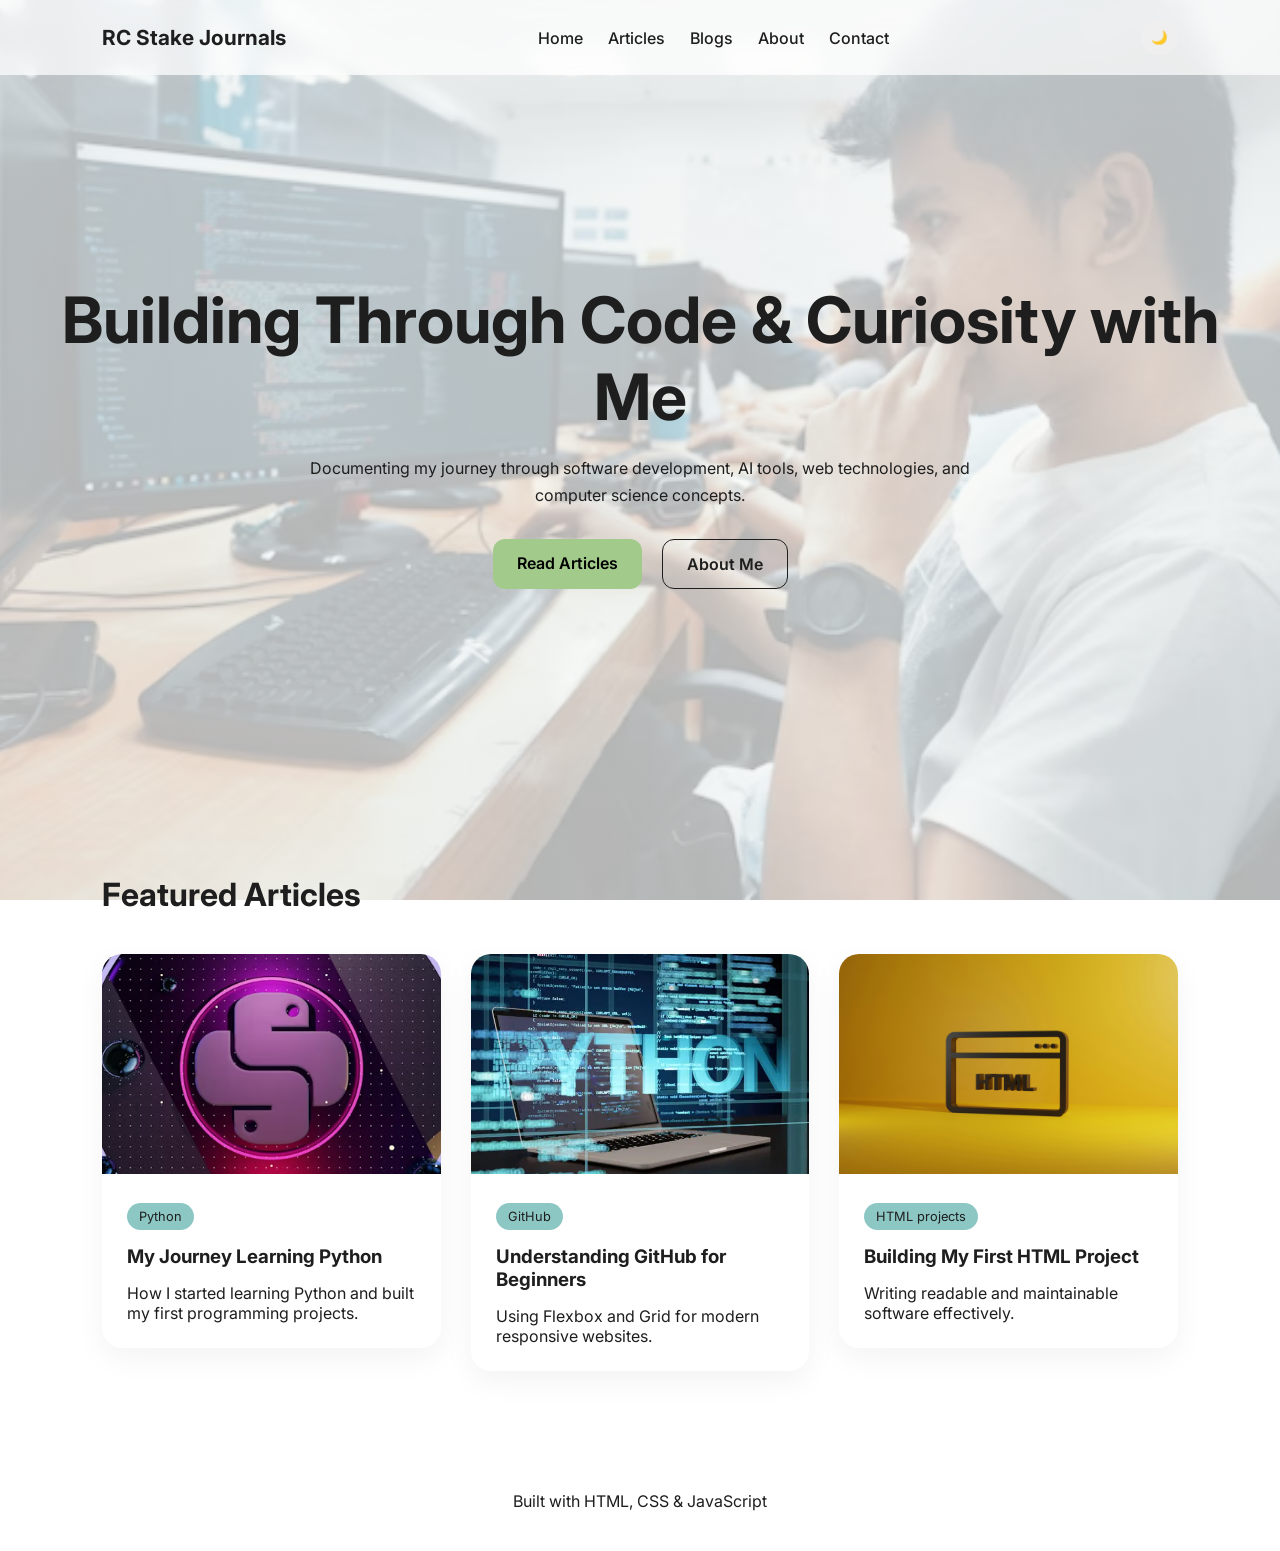
<file: index.html>
<!DOCTYPE html>
<html lang="en">

<head>
    <meta charset="UTF-8">
    <meta name="viewport" content="width=device-width, initial-scale=1.0">
    <title>RC Stake Journals</title>

    <link rel="stylesheet" href="css/style.css">

    <link href="https://fonts.googleapis.com/css2?family=Inter:wght@300;400;500;600;700&display=swap"
        rel="stylesheet">
</head>

<body>

    <header class="navbar">

        <div class="logo">RC Stake Journals</div>

        <nav>
            <ul class="nav-links">
                 <li><a href="index.html">Home</a></li>
                 <li><a href="article.html">Articles</a></li>
                 <li><a href="blog.html">Blogs</a></li>
                 <li><a href="about.html">About</a></li>
                 <li><a href="mailto:chrahul0205@gmail.com">Contact</a></li>
            </ul>
        </nav>

        <button id="theme-toggle">🌙</button>

    </header>

    <section class="hero">

        <div class="hero-content">

            <h1>Building Through Code & Curiosity with Me</h1>

            <p>
                Documenting my journey through software development, AI tools,
                web technologies, and computer science concepts.
            </p>

            <div class="hero-buttons">
                <a href="blog.html" class="btn primary-btn">Read Articles</a>
                <a href="about.html" class="btn secondary-btn">About Me</a>
            </div>

        </div>

    </section>

    <section class="featured">

        <h2>Featured Articles</h2>

        <div class="blog-grid">

            <a href="article.html" class="card-link">

                <div class="card">
                    <img src="assets/pythonlogo.jpeg" alt="">

                    <div class="card-content">
                        <span class="tag">Python</span>
                        <h3>My Journey Learning Python</h3>
                        <p>How I started learning Python and built my first programming projects.</p>
                    </div>
                </div>

            </a>

            <a href="article.html" class="card-link">

                <div class="card">
                    <img src="assets/pythonbest.jpeg" alt="">

                    <div class="card-content">
                        <span class="tag">GitHub</span>
                        <h3>Understanding GitHub for Beginners</h3>
                        <p>Using Flexbox and Grid for modern responsive websites.</p>
                    </div>
                </div>

            </a>

            <a href="article.html" class="card-link">

                <div class="card">
                    <img src="assets/jackson-sophat-wUbNvDTsOIc-unsplash.jpg" alt="">

                    <div class="card-content">
                        <span class="tag">HTML projects</span>
                        <h3>Building My First HTML Project</h3>
                        <p>Writing readable and maintainable software effectively.</p>
                    </div>
                </div>

            </a>

        </div>

    </section>

    <footer>
        <p>Built with HTML, CSS & JavaScript</p>
    </footer>

    <script src="js/script.js"></script>

</body>

</html>
</file>
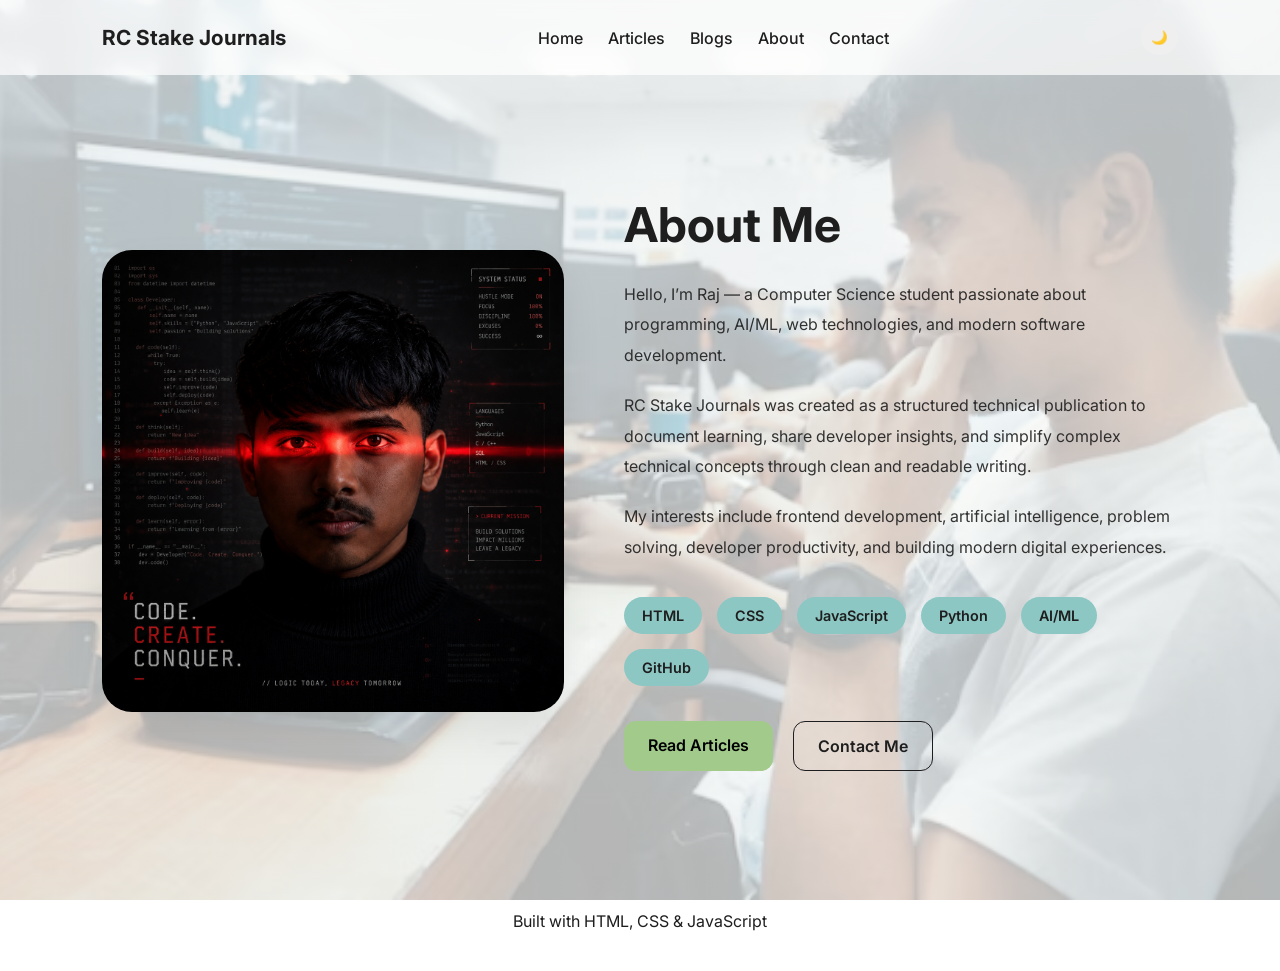
<file: about.html>
<!DOCTYPE html>
<html lang="en">

<head>
    <meta charset="UTF-8">
    <meta name="viewport" content="width=device-width, initial-scale=1.0">
    <title>About | RC Stake Journals</title>

    <link rel="stylesheet" href="css/style.css">

    <link href="https://fonts.googleapis.com/css2?family=Inter:wght@300;400;500;600;700&display=swap"
        rel="stylesheet">
</head>

<body>

    <header class="navbar">

        <div class="logo">RC Stake Journals</div>

        <nav>
            <ul class="nav-links">
                 <li><a href="index.html">Home</a></li>
                 <li><a href="article.html">Articles</a></li>
                 <li><a href="blog.html">Blogs</a></li>
                 <li><a href="about.html">About</a></li>
                 <li><a href="mailto:chrahul0205@gmail.com">Contact</a></li>
            </ul>
    </nav>

        <button id="theme-toggle">🌙</button>

    </header>

    <section class="about-section">

        <div class="about-container">

            <div class="about-image">
                <img src="assets/profile.jpeg" alt="Profile">
            </div>

            <div class="about-content">

                <h1>About Me</h1>

                <p>
                    Hello, I’m Raj — a Computer Science student passionate about programming,
                    AI/ML, web technologies, and modern software development.
                </p>

                <p>
                    RC Stake Journals was created as a structured technical publication
                    to document learning, share developer insights, and simplify complex
                    technical concepts through clean and readable writing.
                </p>

                <p>
                    My interests include frontend development, artificial intelligence,
                    problem solving, developer productivity, and building modern digital experiences.
                </p>

                <div class="skills">

                    <span>HTML</span>
                    <span>CSS</span>
                    <span>JavaScript</span>
                    <span>Python</span>
                    <span>AI/ML</span>
                    <span>GitHub</span>

                </div>

                <div class="about-buttons">

                    <a href="blog.html" class="btn primary-btn">
                        Read Articles
                    </a>

                    <a href="mailto:yourmail@gmail.com" class="btn secondary-btn">
                        Contact Me
                    </a>

                </div>

            </div>

        </div>

    </section>

    <footer>
        <p>Built with HTML, CSS & JavaScript</p>
    </footer>

    <script src="js/script.js"></script>

</body>

</html>
</file>
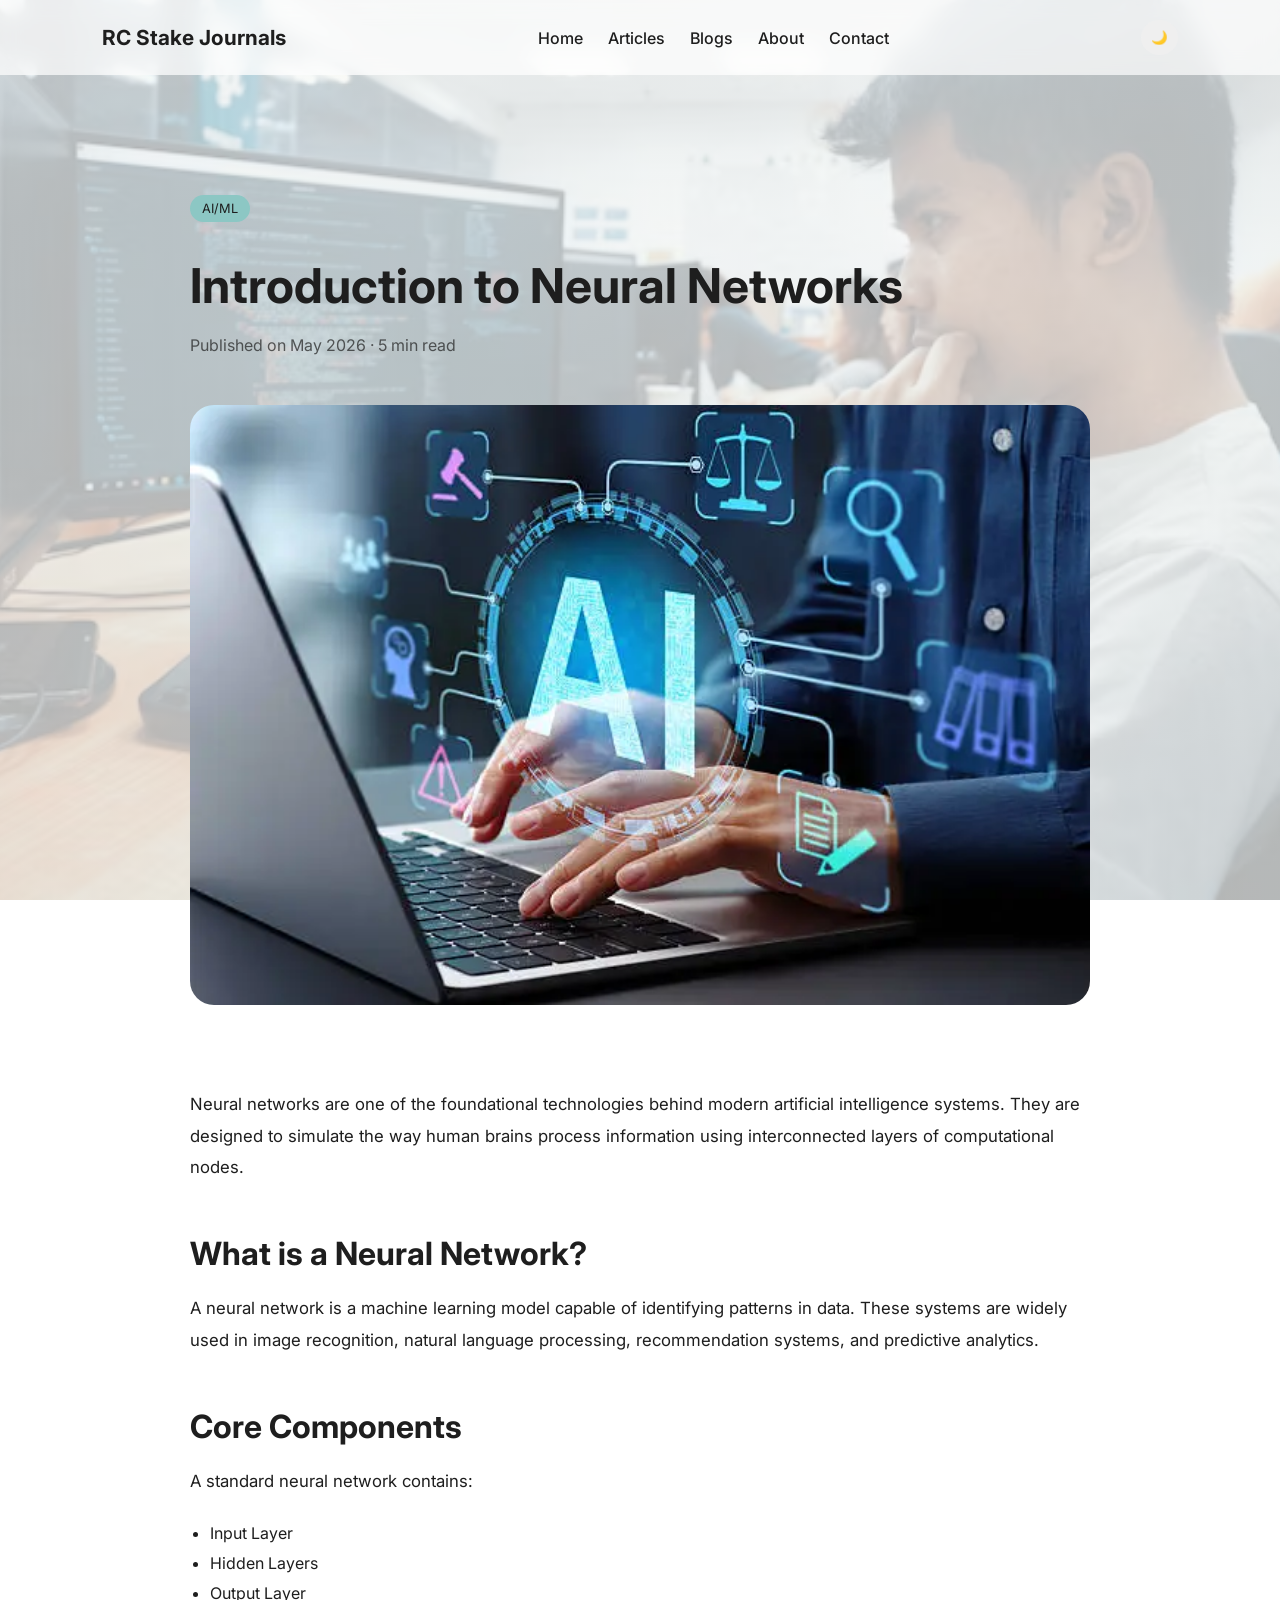
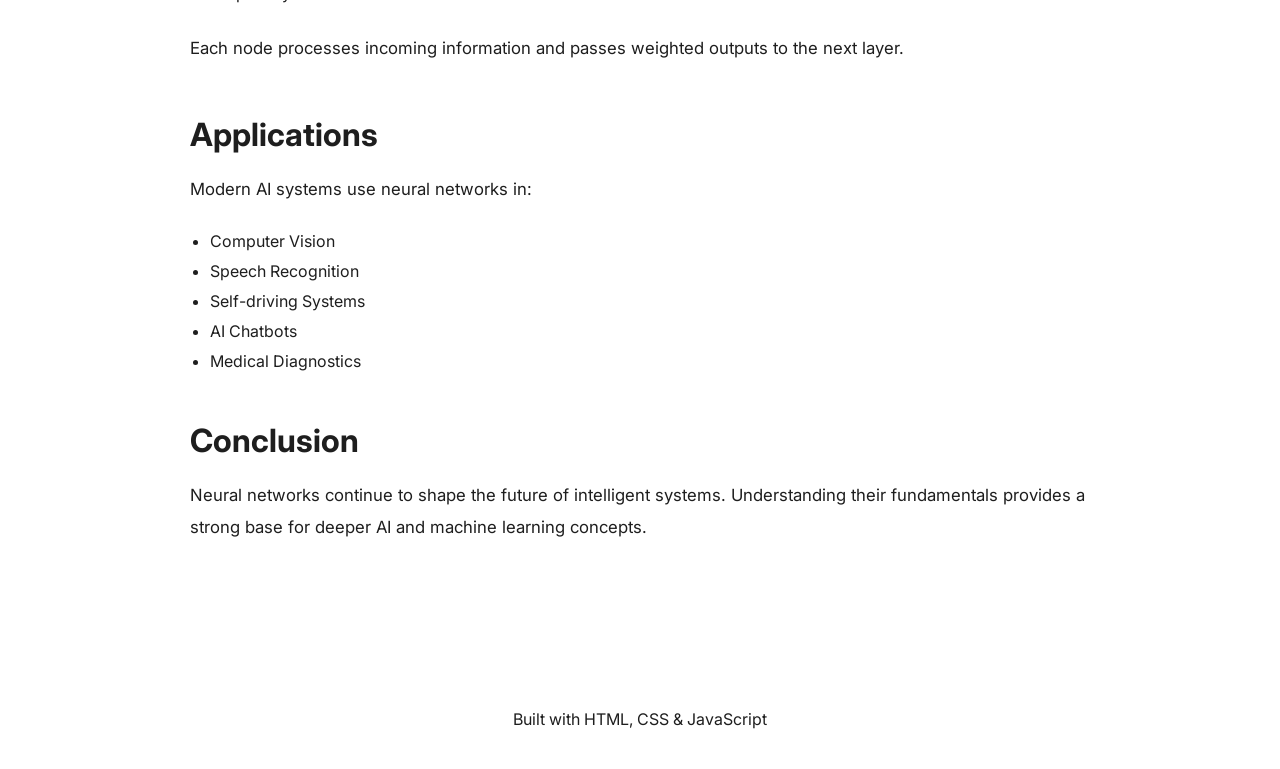
<file: article.html>
<!DOCTYPE html>
<html lang="en">

<head>
    <meta charset="UTF-8">
    <meta name="viewport" content="width=device-width, initial-scale=1.0">
    <title>Introduction to Neural Networks | RC Stake Journals</title>

    <link rel="stylesheet" href="css/style.css">

    <link href="https://fonts.googleapis.com/css2?family=Inter:wght@300;400;500;600;700&display=swap"
        rel="stylesheet">
</head>

<body>

    <header class="navbar">

        <div class="logo">RC Stake Journals</div>

       <nav>
            <ul class="nav-links">
                 <li><a href="index.html">Home</a></li>
                 <li><a href="article.html">Articles</a></li>
                 <li><a href="blog.html">Blogs</a></li>
                 <li><a href="about.html">About</a></li>
                 <li><a href="mailto:chrahul0205@gmail.com">Contact</a></li>
            </ul>
    </nav>

        <button id="theme-toggle">🌙</button>

    </header>

    <section class="article-hero">

        <div class="article-container">

            <span class="tag">AI/ML</span>

            <h1>Introduction to Neural Networks</h1>

            <p class="article-meta">
                Published on May 2026 · 5 min read
            </p>

            <img src="assets/aitech1.webp" alt="" class="article-cover">

        </div>

    </section>

    <section class="article-content-section">

        <div class="article-container">

            <p>
                Neural networks are one of the foundational technologies behind modern artificial intelligence systems.
                They are designed to simulate the way human brains process information using interconnected layers of
                computational nodes.
            </p>

            <h2>What is a Neural Network?</h2>

            <p>
                A neural network is a machine learning model capable of identifying patterns in data. These systems are
                widely used in image recognition, natural language processing, recommendation systems, and predictive
                analytics.
            </p>

            <h2>Core Components</h2>

            <p>
                A standard neural network contains:
            </p>

            <ul>
                <li>Input Layer</li>
                <li>Hidden Layers</li>
                <li>Output Layer</li>
            </ul>

            <p>
                Each node processes incoming information and passes weighted outputs to the next layer.
            </p>

            <h2>Applications</h2>

            <p>
                Modern AI systems use neural networks in:
            </p>

            <ul>
                <li>Computer Vision</li>
                <li>Speech Recognition</li>
                <li>Self-driving Systems</li>
                <li>AI Chatbots</li>
                <li>Medical Diagnostics</li>
            </ul>

            <h2>Conclusion</h2>

            <p>
                Neural networks continue to shape the future of intelligent systems. Understanding their fundamentals
                provides a strong base for deeper AI and machine learning concepts.
            </p>

        </div>

    </section>

    <footer>
        <p>Built with HTML, CSS & JavaScript</p>
    </footer>

    <script src="js/script.js"></script>

</body>

</html>
</file>
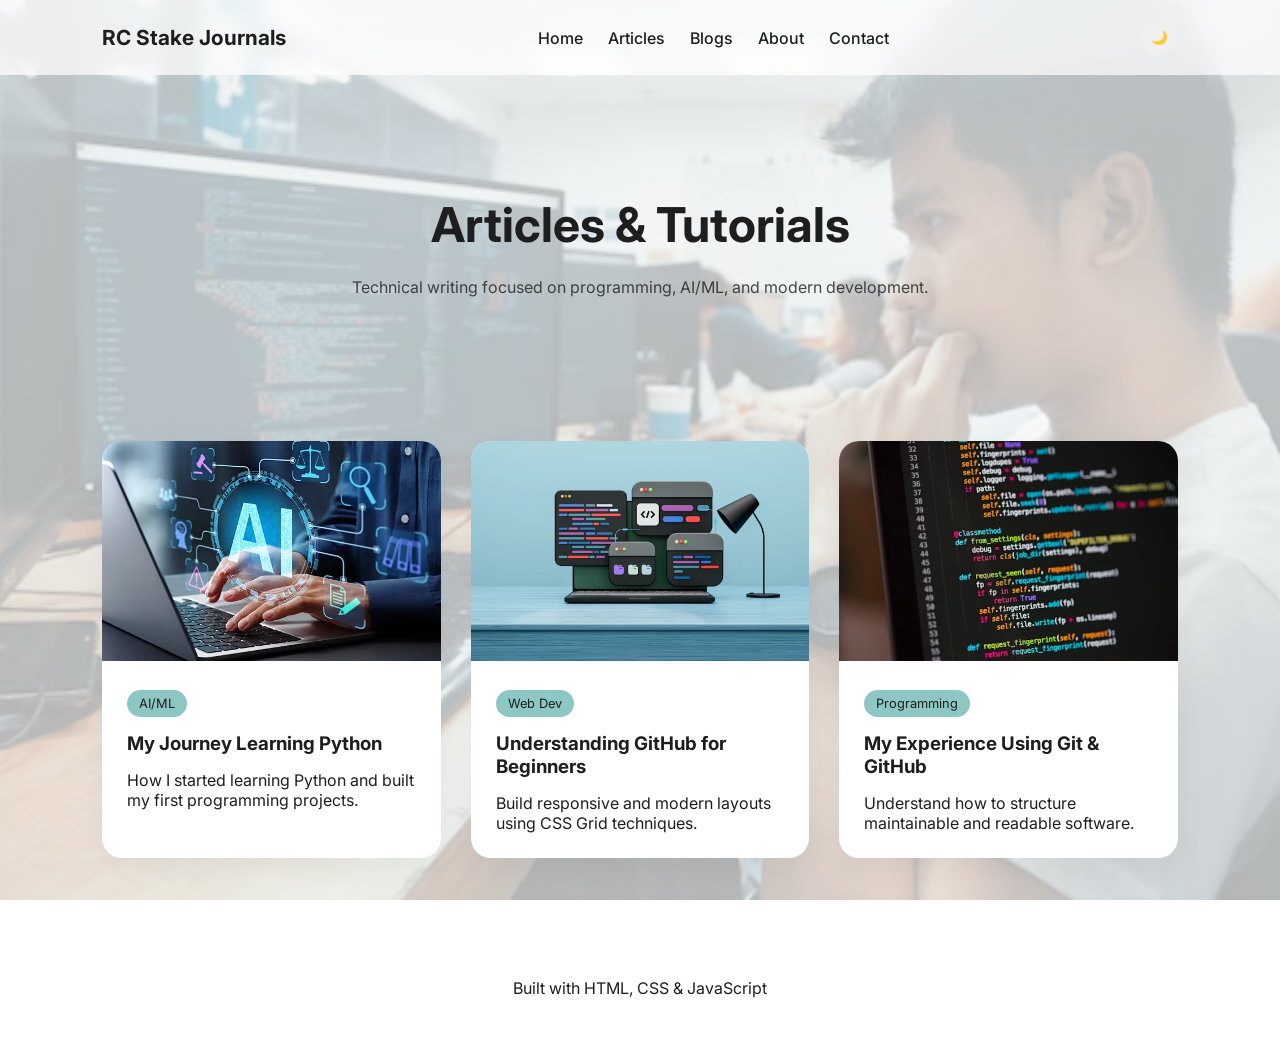
<file: blog.html>
<!DOCTYPE html>
<html lang="en">
<head>
    <meta charset="UTF-8">
    <meta name="viewport" content="width=device-width, initial-scale=1.0">
    <title>Articles | RC Stake Journals</title>

    <link rel="stylesheet" href="css/style.css">

    <link href="https://fonts.googleapis.com/css2?family=Inter:wght@300;400;500;600;700&display=swap" rel="stylesheet">
</head>

<body>

<header class="navbar">

    <div class="logo">RC Stake Journals</div>

    <nav>
            <ul class="nav-links">
                 <li><a href="index.html">Home</a></li>
                 <li><a href="article.html">Articles</a></li>
                 <li><a href="blog.html">Blogs</a></li>
                 <li><a href="about.html">About</a></li>
                 <li><a href="mailto:chrahul0205@gmail.com">Contact</a></li>
            </ul>
    </nav>

    <button id="theme-toggle">🌙</button>

</header>

<section class="page-header">

    <h1>Articles & Tutorials</h1>

    <p>
        Technical writing focused on programming, AI/ML, and modern development.
    </p>

</section>

<section class="featured">

    <div class="blog-grid">

        <div class="card">
            <img src="assets/aitech1.webp" alt="">
            <div class="card-content">
                <span class="tag">AI/ML</span>
                <h3>My Journey Learning Python</h3>
                        <p>How I started learning Python and built my first programming projects.</p>
            </div>
        </div>

        <div class="card">
            <img src="assets/python.jpeg" alt="">
            <div class="card-content">
                <span class="tag">Web Dev</span>
                <h3>Understanding GitHub for Beginners</h3>
                <p>Build responsive and modern layouts using CSS Grid techniques.</p>
            </div>
        </div>

        <div class="card">
            <img src="assets/python1.jpeg" alt="">
            <div class="card-content">
                <span class="tag">Programming</span>
                <h3>My Experience Using Git & GitHub</h3>
                <p>Understand how to structure maintainable and readable software.</p>
            </div>
        </div>

    </div>

</section>

<footer>
    <p>Built with HTML, CSS & JavaScript</p>
</footer>

<script src="js/script.js"></script>

</body>
</html>
</file>
<file: css/style.css>
*{
    margin:0;
    padding:0;
    box-sizing:border-box;
}

:root{
    --bg:#F7F8F5;
    --text:#1E1E1E;
    --primary:#A2CB8B;
    --secondary:#8CC7C4;
    --card:#ffffff;
}

bbody.dark{
    --bg:#121212;
    --text:#ffffff;
    --card:#1E1E1E;

    background:
    linear-gradient(
        rgba(18,18,18,0.72),
        rgba(18,18,18,0.72)
    ),
    url('../assets/developerworkspace.jpeg');

    background-size:cover;
    background-repeat:no-repeat;
    background-position:center;
    background-attachment:fixed;
}

body{
    font-family:'Inter',sans-serif;
    color:var(--text);
    transition:0.3s;

    background:
    linear-gradient(
        rgba(247,248,245,0.72),
        rgba(247,248,245,0.72)
    ),
    url('../assets/developerworkspace.jpeg');

    background-size:cover;
    background-repeat:no-repeat;
    background-position:center;
    background-attachment:fixed;
}

.navbar{
    display:flex;
    justify-content:space-between;
    align-items:center;
    padding:20px 8%;
    position:sticky;
    top:0;
    background:rgba(255,255,255,0.7);
    backdrop-filter:blur(10px);
}

.logo{
    font-size:1.3rem;
    font-weight:700;
}

.nav-links{
    display:flex;
    list-style:none;
    gap:25px;
}

.nav-links a{
    text-decoration:none;
    color:var(--text);
    font-weight:500;
}

#theme-toggle{
    border:none;
    padding:10px;
    border-radius:50%;
    cursor:pointer;
}

.hero{
    min-height:80vh;
    display:flex;
    justify-content:center;
    align-items:center;
    text-align:center;
    padding:40px;
}

.hero-content h1{
    font-size:4rem;
    margin-bottom:20px;
}

.hero-content p{
    max-width:700px;
    margin:auto;
    line-height:1.7;
    margin-bottom:30px;
}

.hero-buttons{
    display:flex;
    justify-content:center;
    gap:20px;
}

.btn{
    padding:14px 24px;
    border-radius:12px;
    text-decoration:none;
    font-weight:600;
}

.primary-btn{
    background:var(--primary);
    color:#000;
}

.secondary-btn{
    border:1px solid var(--text);
    color:var(--text);
}

.featured{
    padding:80px 8%;
}

.featured h2{
    margin-bottom:40px;
    font-size:2rem;
}

.blog-grid{
    display:grid;
    grid-template-columns:repeat(auto-fit,minmax(280px,1fr));
    gap:30px;
}

.card{
    background:var(--card);
    border-radius:20px;
    overflow:hidden;
    transition:0.3s;
    box-shadow:0 10px 30px rgba(0,0,0,0.05);
}

.card:hover{
    transform:translateY(-8px);
}

.card img{
    width:100%;
    height:220px;
    object-fit:cover;
}

.card-content{
    padding:25px;
}

.tag{
    display:inline-block;
    background:var(--secondary);
    padding:6px 12px;
    border-radius:20px;
    margin-bottom:15px;
    font-size:0.8rem;
}

.card-content h3{
    margin-bottom:15px;
}

footer{
    text-align:center;
    padding:40px;
}

@media(max-width:768px){

    .hero-content h1{
        font-size:2.5rem;
    }

    .navbar{
        flex-direction:column;
        gap:20px;
    }

    .nav-links{
        flex-wrap:wrap;
        justify-content:center;
    }

}
.page-header{
    padding:120px 8% 60px;
    text-align:center;
}

.page-header h1{
    font-size:3rem;
    margin-bottom:20px;
}

.page-header p{
    max-width:700px;
    margin:auto;
    line-height:1.7;
    opacity:0.8;
}
.card-link{
    text-decoration:none;
    color:inherit;
}
.article-hero{
    padding:120px 8% 40px;
}

.article-container{
    max-width:900px;
    margin:auto;
}

.article-hero h1{
    font-size:3rem;
    margin:20px 0;
    line-height:1.2;
}

.article-meta{
    opacity:0.7;
    margin-bottom:30px;
}

.article-cover{
    width:100%;
    border-radius:24px;
    margin-top:20px;
}

.article-content-section{
    padding:40px 8% 100px;
}

.article-content-section p{
    line-height:1.9;
    margin-bottom:25px;
    font-size:1.05rem;
}

.article-content-section h2{
    margin:50px 0 20px;
    font-size:2rem;
}

.article-content-section ul{
    margin-left:20px;
    margin-bottom:30px;
}

.article-content-section li{
    margin-bottom:10px;
}

@media(max-width:768px){

    .article-hero h1{
        font-size:2.2rem;
    }

}
.about-section{
    padding:120px 8% 100px;
}

.about-container{
    display:grid;
    grid-template-columns:1fr 1.2fr;
    gap:60px;
    align-items:center;
    max-width:1200px;
    margin:auto;
}

.about-image img{
    width:100%;
    border-radius:30px;
    box-shadow:0 20px 40px rgba(0,0,0,0.08);
}

.about-content h1{
    font-size:3rem;
    margin-bottom:25px;
}

.about-content p{
    line-height:1.9;
    margin-bottom:20px;
    opacity:0.9;
}

.skills{
    display:flex;
    flex-wrap:wrap;
    gap:15px;
    margin:35px 0;
}

.skills span{
    background:var(--secondary);
    padding:10px 18px;
    border-radius:30px;
    font-size:0.9rem;
    font-weight:600;
}

.about-buttons{
    display:flex;
    gap:20px;
    margin-top:30px;
}

@media(max-width:900px){

    .about-container{
        grid-template-columns:1fr;
    }

    .about-content h1{
        font-size:2.3rem;
    }

}
</file>
